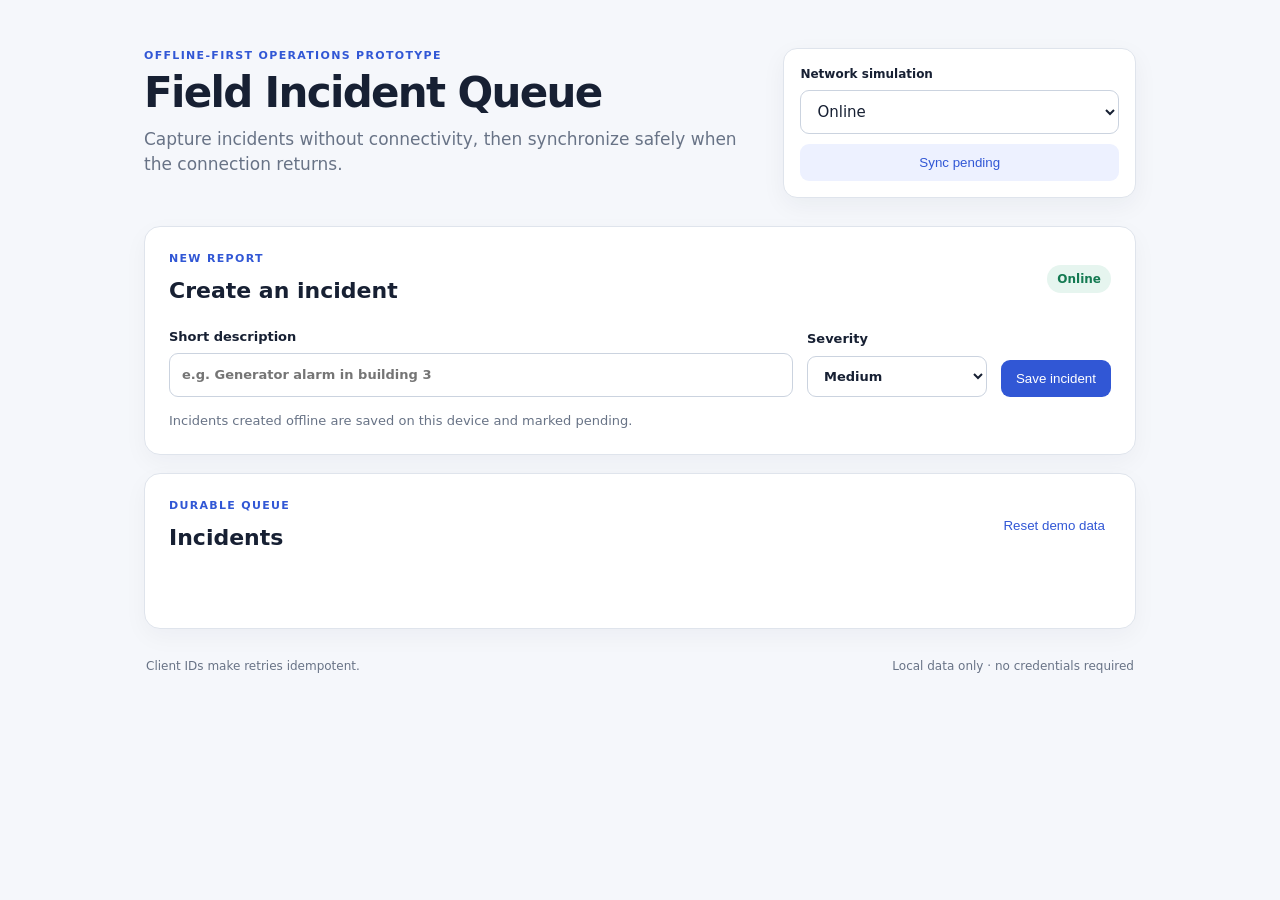
<file: index.html>
<!doctype html>
<html lang="en">
<head>
  <meta charset="utf-8">
  <meta name="viewport" content="width=device-width, initial-scale=1">
  <title>Field Incident Queue</title>
  <link rel="stylesheet" href="styles.css">
</head>
<body>
  <main class="shell">
    <header class="hero">
      <div>
        <p class="eyebrow">Offline-first operations prototype</p>
        <h1>Field Incident Queue</h1>
        <p class="lede">Capture incidents without connectivity, then synchronize safely when the connection returns.</p>
      </div>
      <div class="connection-card">
        <label for="network-mode">Network simulation</label>
        <select id="network-mode" aria-label="Network simulation">
          <option value="online">Online</option>
          <option value="offline">Offline</option>
          <option value="failing">Online, server failing</option>
        </select>
        <button id="sync-now" class="button secondary" type="button">Sync pending</button>
      </div>
    </header>

    <section class="panel" aria-labelledby="create-heading">
      <div class="section-heading">
        <div><p class="eyebrow">New report</p><h2 id="create-heading">Create an incident</h2></div>
        <span id="connectivity-badge" class="badge">Online</span>
      </div>
      <form id="incident-form">
        <label>Short description<input id="title" name="title" required maxlength="120" placeholder="e.g. Generator alarm in building 3"></label>
        <label>Severity<select id="severity" name="severity"><option value="low">Low</option><option value="medium" selected>Medium</option><option value="high">High</option><option value="critical">Critical</option></select></label>
        <button class="button primary" type="submit">Save incident</button>
      </form>
      <p id="form-hint" class="hint">Incidents created offline are saved on this device and marked pending.</p>
    </section>

    <section class="panel" aria-labelledby="queue-heading">
      <div class="section-heading"><div><p class="eyebrow">Durable queue</p><h2 id="queue-heading">Incidents</h2></div><button id="reset-demo" class="text-button" type="button">Reset demo data</button></div>
      <div id="status-banner" class="status-banner" role="status"></div>
      <div id="incident-list" class="incident-list" aria-live="polite"></div>
    </section>

    <footer><span>Client IDs make retries idempotent.</span><span>Local data only · no credentials required</span></footer>
  </main>
  <script src="app.js"></script>
</body>
</html>
</file>
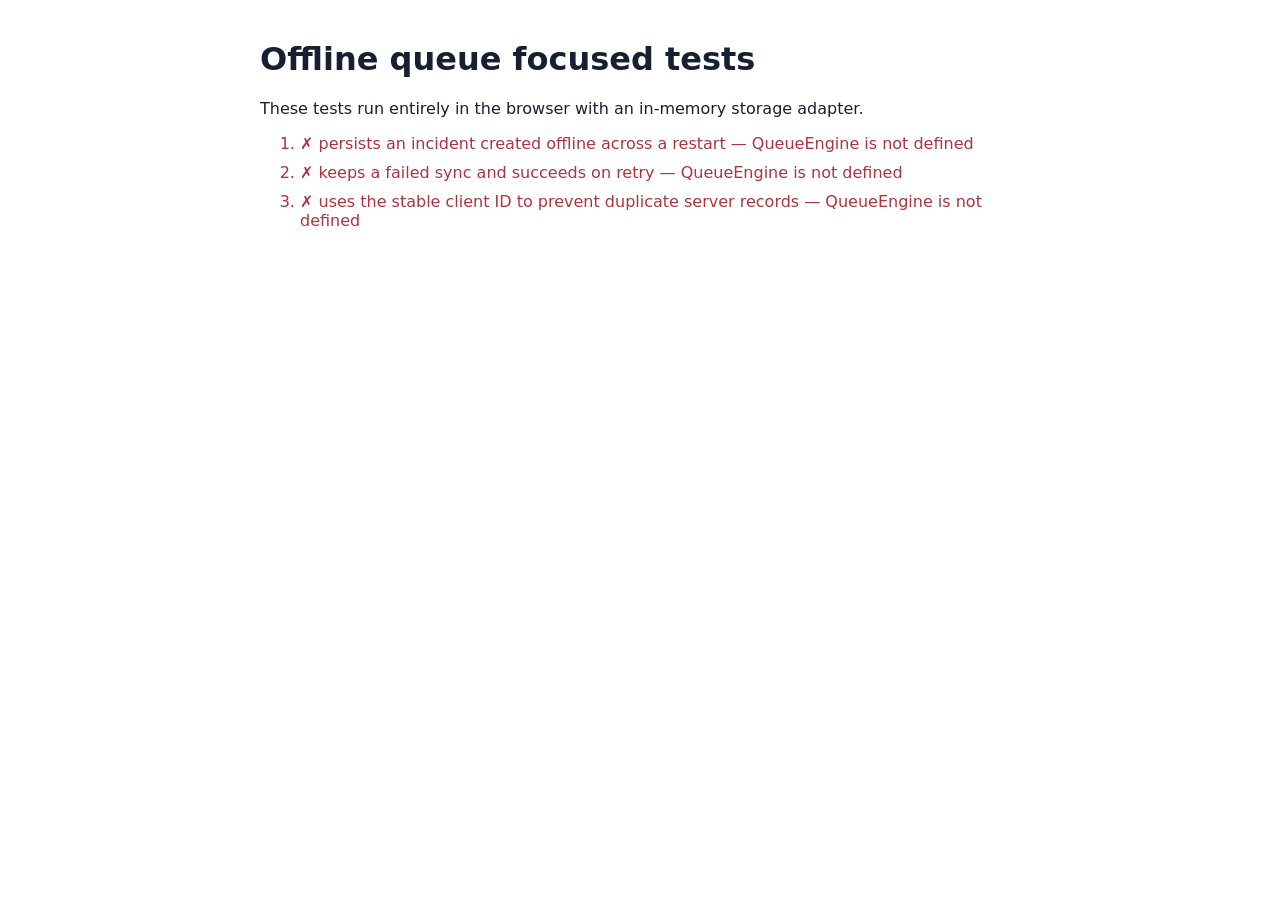
<file: tests.html>
<!doctype html>
<html lang="en"><head><meta charset="utf-8"><meta name="viewport" content="width=device-width,initial-scale=1"><title>Queue tests</title><style>body{font:16px system-ui;max-width:760px;margin:40px auto;padding:0 20px;color:#172033}li{margin:10px 0}.pass{color:#147a52}.fail{color:#ad343e}code{background:#f1f3f7;padding:2px 5px;border-radius:4px}</style></head><body><h1>Offline queue focused tests</h1><p>These tests run entirely in the browser with an in-memory storage adapter.</p><ol id="results"></ol><script src="app.js"></script><script>
class MemoryStorage{constructor(){this.data=new Map()}getItem(k){return this.data.has(k)?this.data.get(k):null}setItem(k,v){this.data.set(k,String(v))}removeItem(k){this.data.delete(k)}}
const results=document.getElementById('results');
function assert(condition,message){if(!condition)throw new Error(message)}
async function test(name,fn){const li=document.createElement('li');try{await fn();li.className='pass';li.textContent='✓ '+name}catch(error){li.className='fail';li.textContent='✗ '+name+' — '+error.message}results.appendChild(li)}
(async()=>{
 await test('persists an incident created offline across a restart',async()=>{const storage=new MemoryStorage();const first=new QueueEngine({storage,network:'offline'});const created=first.createIncident('Broken gate','high');const restarted=new QueueEngine({storage,network:'offline'});const saved=restarted.incidents()[0];assert(saved.clientId===created.clientId,'client ID changed');assert(saved.state==='pending','pending item should remain recoverable');assert(saved.title==='Broken gate','title was not persisted')});
 await test('keeps a failed sync and succeeds on retry',async()=>{const storage=new MemoryStorage();const queue=new QueueEngine({storage,network:'failing'});const created=queue.createIncident('Low battery','medium');await queue.synchronize();assert(queue.incidents()[0].state==='failed','failure state not visible');queue.setNetwork('online');await queue.synchronizeOne(created.clientId);assert(queue.incidents()[0].state==='synchronized','retry did not synchronize')});
 await test('uses the stable client ID to prevent duplicate server records',async()=>{const storage=new MemoryStorage();const queue=new QueueEngine({storage,network:'online'});const created=queue.createIncident('Duplicate check','critical');await queue.synchronizeOne(created.clientId);const serverCount=queue.serverRecords().length;const local=queue.incidents();local[0].state='pending';queue.saveIncidents(local);await queue.synchronizeOne(created.clientId);assert(queue.serverRecords().length===serverCount,'retry created a duplicate');assert(queue.incidents()[0].state==='synchronized','idempotent retry not synchronized')});
})();
</script></body></html>
</file>
<file: styles.css>
:root{color-scheme:light;--ink:#172033;--muted:#687386;--line:#dfe4ec;--surface:#fff;--canvas:#f5f7fb;--brand:#3157d5;--brand-dark:#2445b1;--good:#147a52;--warn:#a46300;--bad:#ad343e}*{box-sizing:border-box}body{margin:0;background:var(--canvas);color:var(--ink);font:15px/1.5 Inter,ui-sans-serif,system-ui,-apple-system,BlinkMacSystemFont,"Segoe UI",sans-serif}.shell{max-width:1040px;margin:0 auto;padding:48px 24px}.hero{display:flex;gap:32px;justify-content:space-between;align-items:flex-start;margin-bottom:28px}.eyebrow{text-transform:uppercase;letter-spacing:.12em;font-size:11px;font-weight:800;color:var(--brand);margin:0 0 6px}.hero h1{font-size:42px;line-height:1.05;margin:0 0 12px;letter-spacing:-.04em}.lede{color:var(--muted);font-size:17px;max-width:600px;margin:0}.connection-card{background:var(--surface);border:1px solid var(--line);border-radius:14px;padding:16px;min-width:225px;box-shadow:0 8px 24px #1720330d}.connection-card label{display:block;font-weight:700;font-size:12px;margin-bottom:7px}.connection-card select{width:100%;margin-bottom:10px}.panel{background:var(--surface);border:1px solid var(--line);border-radius:16px;padding:24px;margin:18px 0;box-shadow:0 8px 24px #1720330a}.section-heading{display:flex;justify-content:space-between;align-items:center;gap:20px;margin-bottom:20px}.section-heading h2{margin:0;font-size:22px}.badge{border-radius:999px;padding:5px 10px;font-size:12px;font-weight:800;background:#e6f5ef;color:var(--good)}.badge.offline{background:#fff2db;color:var(--warn)}.badge.failing{background:#fde7e8;color:var(--bad)}form{display:grid;grid-template-columns:1fr 180px auto;gap:14px;align-items:end}label{display:grid;gap:7px;font-weight:700;font-size:13px}input,select{border:1px solid #cbd3df;border-radius:9px;padding:11px 12px;background:#fff;color:var(--ink);font:inherit}input:focus,select:focus{outline:3px solid #3157d533;border-color:var(--brand)}.button{border:0;border-radius:9px;padding:11px 15px;font:700 13px inherit;cursor:pointer;white-space:nowrap}.button.primary{background:var(--brand);color:#fff}.button.primary:hover{background:var(--brand-dark)}.button.secondary{width:100%;background:#edf1ff;color:var(--brand)}.button.small{padding:8px 11px;font-size:12px}.button:disabled{opacity:.55;cursor:not-allowed}.text-button{border:0;background:transparent;color:var(--brand);font:700 13px inherit;cursor:pointer}.hint{font-size:13px;color:var(--muted);margin:14px 0 0}.status-banner{min-height:20px;color:var(--muted);font-size:13px;margin-bottom:10px}.incident-list{display:grid;gap:10px}.empty{border:1px dashed #cbd3df;border-radius:12px;padding:28px;text-align:center;color:var(--muted)}.incident{border:1px solid var(--line);border-radius:12px;padding:15px;display:grid;grid-template-columns:1fr auto;gap:12px;align-items:center}.incident h3{font-size:15px;margin:0 0 4px}.incident-meta{display:flex;flex-wrap:wrap;gap:7px;color:var(--muted);font-size:12px}.state{font-weight:800;text-transform:capitalize}.state.pending{color:var(--warn)}.state.syncing{color:var(--brand)}.state.synchronized{color:var(--good)}.state.failed{color:var(--bad)}.incident-actions{display:flex;gap:8px;align-items:center}.error{color:var(--bad);font-size:12px;margin:8px 0 0}footer{display:flex;justify-content:space-between;color:var(--muted);font-size:12px;padding:10px 2px 0}@media(max-width:760px){.shell{padding:28px 15px}.hero{display:block}.connection-card{margin-top:18px}.hero h1{font-size:34px}form{grid-template-columns:1fr}.incident{grid-template-columns:1fr}.incident-actions{justify-content:flex-start}footer{display:block}footer span{display:block;margin-top:5px}}
</file>
